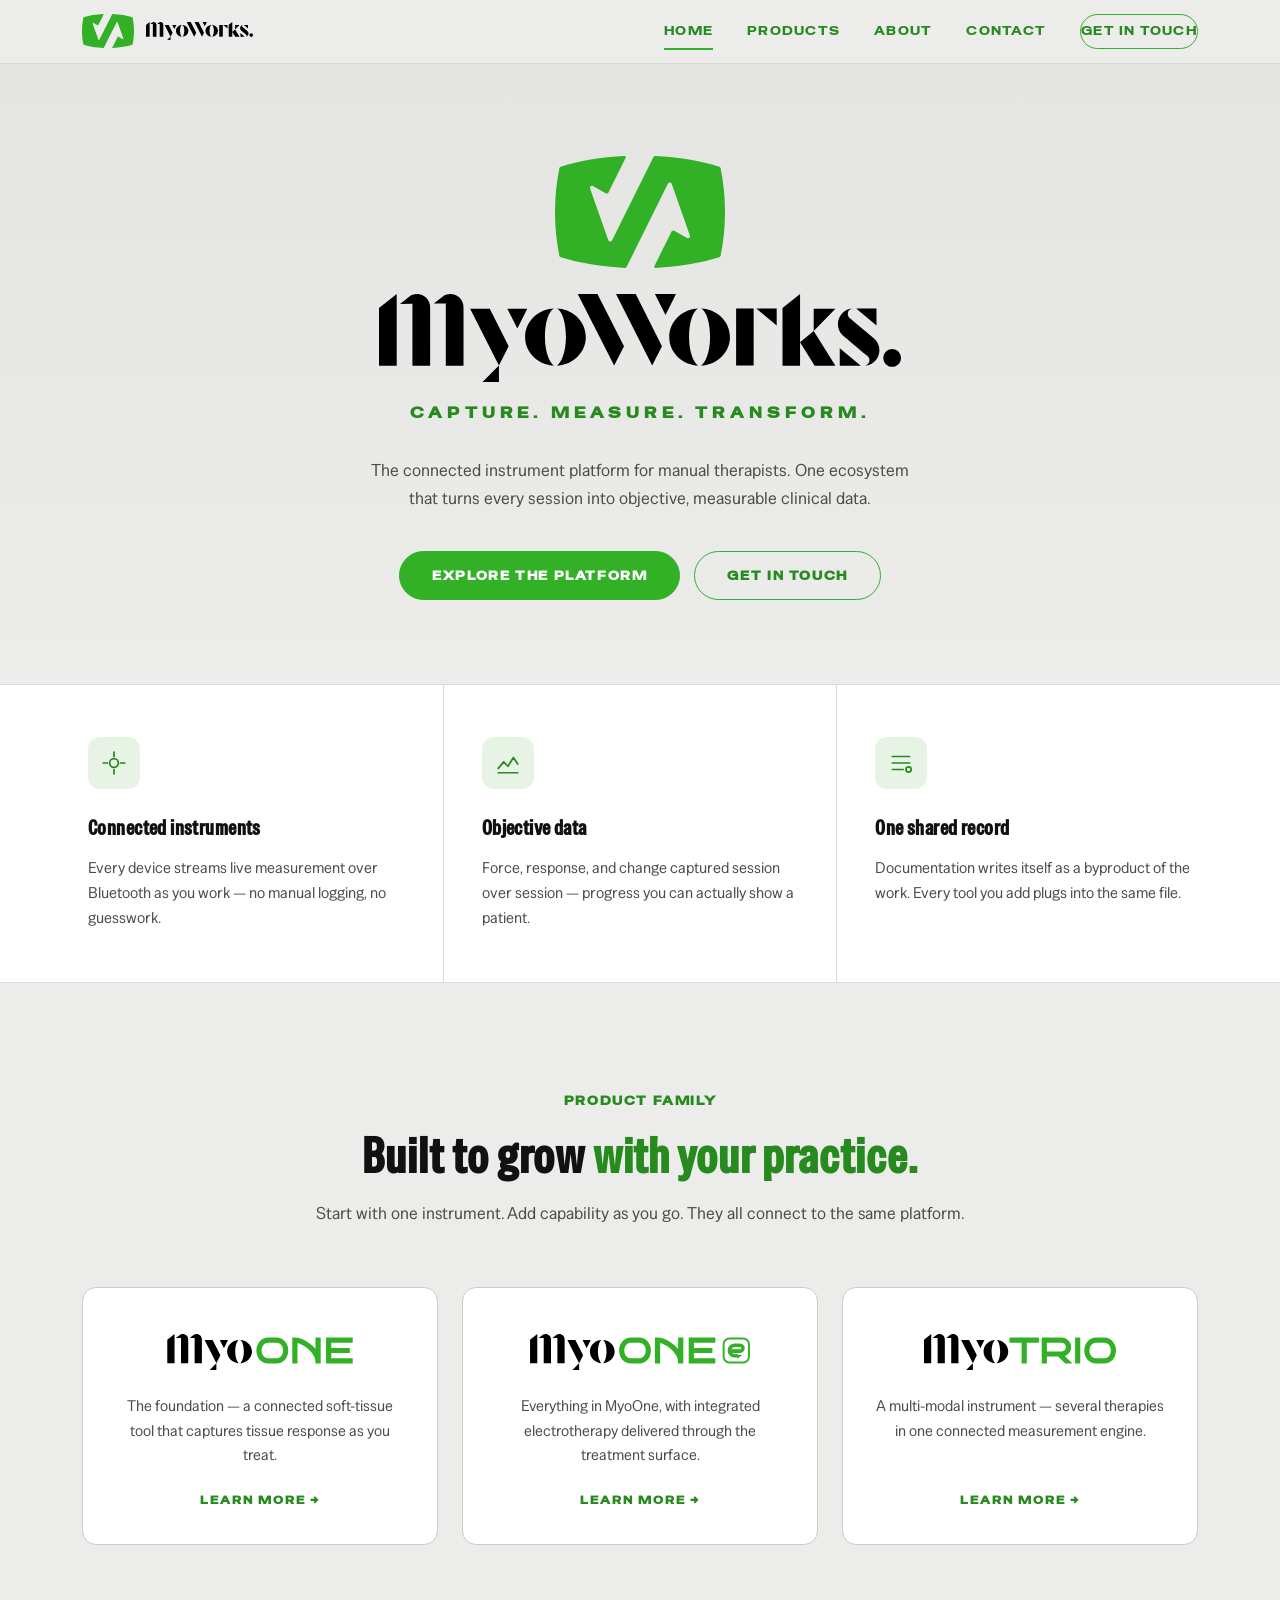
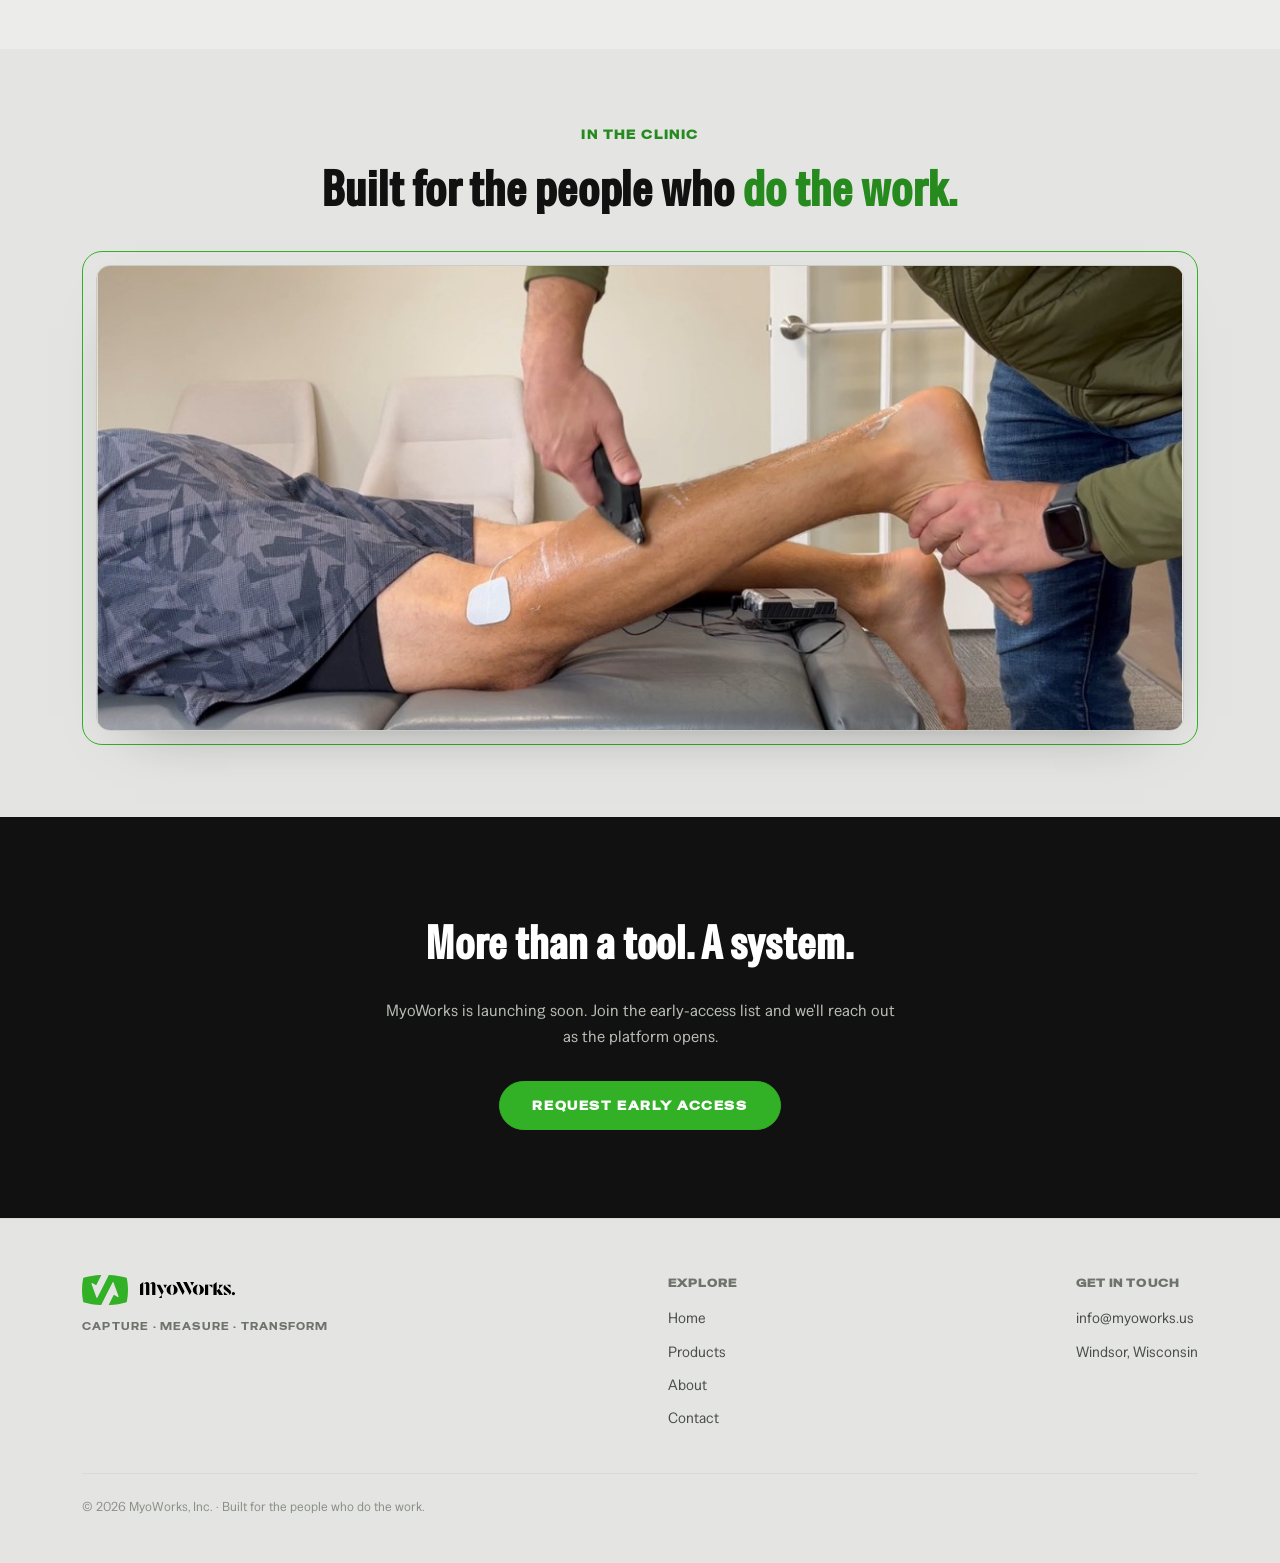
<file: index.html>
<!DOCTYPE html>
<html lang="en">
<head>
<meta charset="UTF-8">
<meta name="viewport" content="width=device-width, initial-scale=1.0">
<title>MyoWorks — Capture. Measure. Transform.</title>
<meta name="description" content="MyoWorks builds connected instruments for manual therapists — soft-tissue tools that capture objective clinical data as you treat.">
<link rel="icon" href="assets/logomark.svg">
<link rel="preconnect" href="https://fonts.googleapis.com">
<link rel="preconnect" href="https://fonts.gstatic.com" crossorigin>
<link href="https://fonts.googleapis.com/css2?family=Special+Gothic+Expanded+One&family=Special+Gothic+Condensed+One&family=Special+Gothic&family=Bruno+Ace&display=swap" rel="stylesheet">
<link rel="stylesheet" href="styles.css">
<style>
/* ---- home hero ---- */
.hero{padding:92px 0 84px;text-align:center;background:linear-gradient(180deg,var(--paper-2),var(--paper))}
.hero .emblem{height:112px;width:auto;margin:0 auto 26px}
.hero .wordmark{height:clamp(48px,9vw,88px);width:auto;margin:0 auto;max-width:760px}
.hero .tagline{margin:18px auto 0;font-family:'Special Gothic Expanded One',sans-serif;font-weight:600;font-size:clamp(.72rem,1.7vw,.95rem);letter-spacing:.34em;text-transform:uppercase;color:var(--green-dark)}
.hero p.sub{max-width:552px;margin:32px auto 0;color:var(--dim);font-size:1.06rem}
.hero .cta-row{margin-top:38px;display:flex;gap:14px;justify-content:center;flex-wrap:wrap}

/* ---- thesis strip ---- */
.thesis{border-top:1px solid var(--border);border-bottom:1px solid var(--border);background:var(--card)}
.thesis-grid{display:grid;grid-template-columns:repeat(3,1fr);gap:1px;background:var(--border)}
.thesis-cell{background:var(--card);padding:52px 38px;position:relative;transition:background .3s}
.thesis-cell:hover{background:var(--paper-2)}
.thesis-cell .ic{
  width:52px;height:52px;border-radius:12px;background:var(--green-tint);
  display:flex;align-items:center;justify-content:center;color:var(--green-dark);margin-bottom:22px;
}
.thesis-cell h3{font-family:'Special Gothic Condensed One',sans-serif;font-weight:700;font-size:1.32rem;letter-spacing:.02em;margin-bottom:11px}
.thesis-cell p{color:var(--dim);font-size:.96rem;line-height:1.6}

/* ---- product family ---- */
.fam-grid{display:grid;grid-template-columns:repeat(3,1fr);gap:24px;margin-top:8px}
.fam-card{
  background:var(--card);border:1px solid var(--border-2);border-radius:14px;
  padding:40px 32px 34px;text-align:center;transition:.3s;display:flex;flex-direction:column;
  position:relative;overflow:hidden;
}
.fam-card::before{content:"";position:absolute;top:0;left:0;right:0;height:3px;background:var(--green);transform:scaleX(0);transform-origin:left;transition:transform .35s ease}
.fam-card:hover{transform:translateY(-6px);border-color:var(--border-2);box-shadow:0 24px 48px -28px rgba(17,17,17,.35)}
.fam-card:hover::before{transform:scaleX(1)}
.fam-logo{height:36px;width:auto;margin:6px auto 24px;object-fit:contain}
.fam-card p{color:var(--dim);font-size:.95rem;flex:1;line-height:1.6}
.fam-card .more{margin-top:24px;font-family:'Special Gothic Expanded One',sans-serif;font-weight:600;font-size:.7rem;letter-spacing:.18em;text-transform:uppercase;color:var(--green-dark);transition:gap .2s}

/* ---- cta band ---- */
.ctaband{background:var(--ink);border-radius:0;text-align:center;padding:88px 0}
.ctaband h2{font-family:'Special Gothic Condensed One',sans-serif;font-weight:700;color:#fff;font-size:clamp(1.9rem,4.6vw,2.9rem);letter-spacing:.02em}
.ctaband p{color:#B7BDB3;margin-top:16px;max-width:520px;margin-left:auto;margin-right:auto}
.ctaband .btn{margin-top:30px}

@media (max-width:820px){
  .thesis-grid{grid-template-columns:1fr}
  .fam-grid{grid-template-columns:1fr}
  .hero .wordmark{max-width:88vw}
}
</style>
</head>
<body>

<!-- NAV -->
<nav class="nav">
  <div class="nav-inner">
    <a class="brand" href="index.html">
      <img class="coin" src="assets/logomark.svg" alt="MyoWorks emblem">
      <img class="wm" src="assets/wordmark.svg" alt="MyoWorks">
    </a>
    <button class="nav-toggle" aria-label="Menu"><svg width="26" height="26" viewBox="0 0 24 24" fill="none" stroke="currentColor" stroke-width="2" stroke-linecap="round"><line x1="3" y1="7" x2="21" y2="7"/><line x1="3" y1="12" x2="21" y2="12"/><line x1="3" y1="17" x2="21" y2="17"/></svg></button>
    <div class="nav-links">
      <a href="index.html" class="active">Home</a>
      <a href="products.html">Products</a>
      <a href="about.html">About</a>
      <a href="contact.html">Contact</a>
      <a href="contact.html" class="nav-cta">Get in touch</a>
    </div>
  </div>
</nav>

<!-- HERO -->
<header class="hero">
  <div class="wrap">
    <img class="emblem" src="assets/logomark.svg" alt="MyoWorks emblem">
    <img class="wordmark" src="assets/wordmark.svg" alt="MYOWORKS">
    <p class="tagline">Capture. Measure. Transform.</p>
    <p class="sub">The connected instrument platform for manual therapists. One ecosystem that turns every session into objective, measurable clinical data.</p>
    <div class="cta-row">
      <a href="products.html" class="btn btn-primary">Explore the platform</a>
      <a href="contact.html" class="btn btn-ghost">Get in touch</a>
    </div>
  </div>
</header>

<!-- THESIS -->
<section class="thesis">
  <div class="wrap" style="padding:0">
    <div class="thesis-grid">
      <div class="thesis-cell reveal">
        <div class="ic"><svg width="26" height="26" viewBox="0 0 24 24" fill="none" stroke="currentColor" stroke-width="1.6" stroke-linecap="round" stroke-linejoin="round"><path d="M12 2v4M12 18v4M2 12h4M18 12h4"/><circle cx="12" cy="12" r="4"/></svg></div>
        <h3>Connected instruments</h3>
        <p>Every device streams live measurement over Bluetooth as you work — no manual logging, no guesswork.</p>
      </div>
      <div class="thesis-cell reveal">
        <div class="ic"><svg width="26" height="26" viewBox="0 0 24 24" fill="none" stroke="currentColor" stroke-width="1.6" stroke-linecap="round" stroke-linejoin="round"><path d="M3 17l5-6 4 4 5-8 4 6"/><path d="M3 21h18"/></svg></div>
        <h3>Objective data</h3>
        <p>Force, response, and change captured session over session — progress you can actually show a patient.</p>
      </div>
      <div class="thesis-cell reveal">
        <div class="ic"><svg width="26" height="26" viewBox="0 0 24 24" fill="none" stroke="currentColor" stroke-width="1.6" stroke-linecap="round" stroke-linejoin="round"><path d="M4 6h16M4 12h16M4 18h10"/><circle cx="19" cy="18" r="2.4"/></svg></div>
        <h3>One shared record</h3>
        <p>Documentation writes itself as a byproduct of the work. Every tool you add plugs into the same file.</p>
      </div>
    </div>
  </div>
</section>

<!-- PRODUCT FAMILY -->
<section class="block">
  <div class="wrap">
    <div class="section-head reveal">
      <span class="eyebrow">Product Family</span>
      <h2>Built to grow <em>with your practice.</em></h2>
      <p>Start with one instrument. Add capability as you go. They all connect to the same platform.</p>
    </div>
    <div class="fam-grid">
      <a href="products.html#myoone" class="fam-card reveal">
        <img class="fam-logo" src="assets/product-one.svg" alt="MyoOne">
        <p>The foundation — a connected soft-tissue tool that captures tissue response as you treat.</p>
        <span class="more">Learn more →</span>
      </a>
      <a href="products.html#myoone-e" class="fam-card reveal">
        <img class="fam-logo" src="assets/product-one-e.svg" alt="MyoOne E">
        <p>Everything in MyoOne, with integrated electrotherapy delivered through the treatment surface.</p>
        <span class="more">Learn more →</span>
      </a>
      <a href="products.html#myotrio" class="fam-card reveal">
        <img class="fam-logo" src="assets/product-trio.svg" alt="MyoTrio">
        <p>A multi-modal instrument — several therapies in one connected measurement engine.</p>
        <span class="more">Learn more →</span>
      </a>
    </div>
  </div>
</section>

<!-- IN THE CLINIC -->
<section class="block alt tight">
  <div class="wrap">
    <div class="section-head reveal" style="margin-bottom:36px">
      <span class="eyebrow">In The Clinic</span>
      <h2>Built for the people who <em>do the work.</em></h2>
    </div>
    <div class="framed reveal">
      <div class="band-slot">
        <img src="assets/photo_clinic.jpg" alt="Clinician treating a patient with a MyoWorks instrument in a clinic">
      </div>
    </div>
  </div>
</section>

<!-- CTA BAND -->
<section class="ctaband">
  <div class="wrap">
    <h2>More than a tool. A system.</h2>
    <p>MyoWorks is launching soon. Join the early-access list and we'll reach out as the platform opens.</p>
    <a href="contact.html" class="btn btn-primary">Request early access</a>
  </div>
</section>

<!-- FOOTER -->
<footer>
  <div class="wrap">
    <div class="foot-grid">
      <div class="foot-col">
        <div class="foot-brand">
          <img class="coin" src="assets/logomark.svg" alt="">
          <img class="wm" src="assets/wordmark.svg" alt="MyoWorks">
        </div>
        <div class="foot-tag">Capture · Measure · Transform</div>
      </div>
      <div class="foot-col">
        <h4>Explore</h4>
        <a href="index.html">Home</a>
        <a href="products.html">Products</a>
        <a href="about.html">About</a>
        <a href="contact.html">Contact</a>
      </div>
      <div class="foot-col">
        <h4>Get in touch</h4>
        <a href="mailto:info@myoworks.us">info@myoworks.us</a>
        <p>Windsor, Wisconsin</p>
      </div>
    </div>
    <div class="foot-meta">© 2026 MyoWorks, Inc. · Built for the people who do the work.</div>
  </div>
</footer>

<script src="script.js"></script>
</body>
</html>
</file>
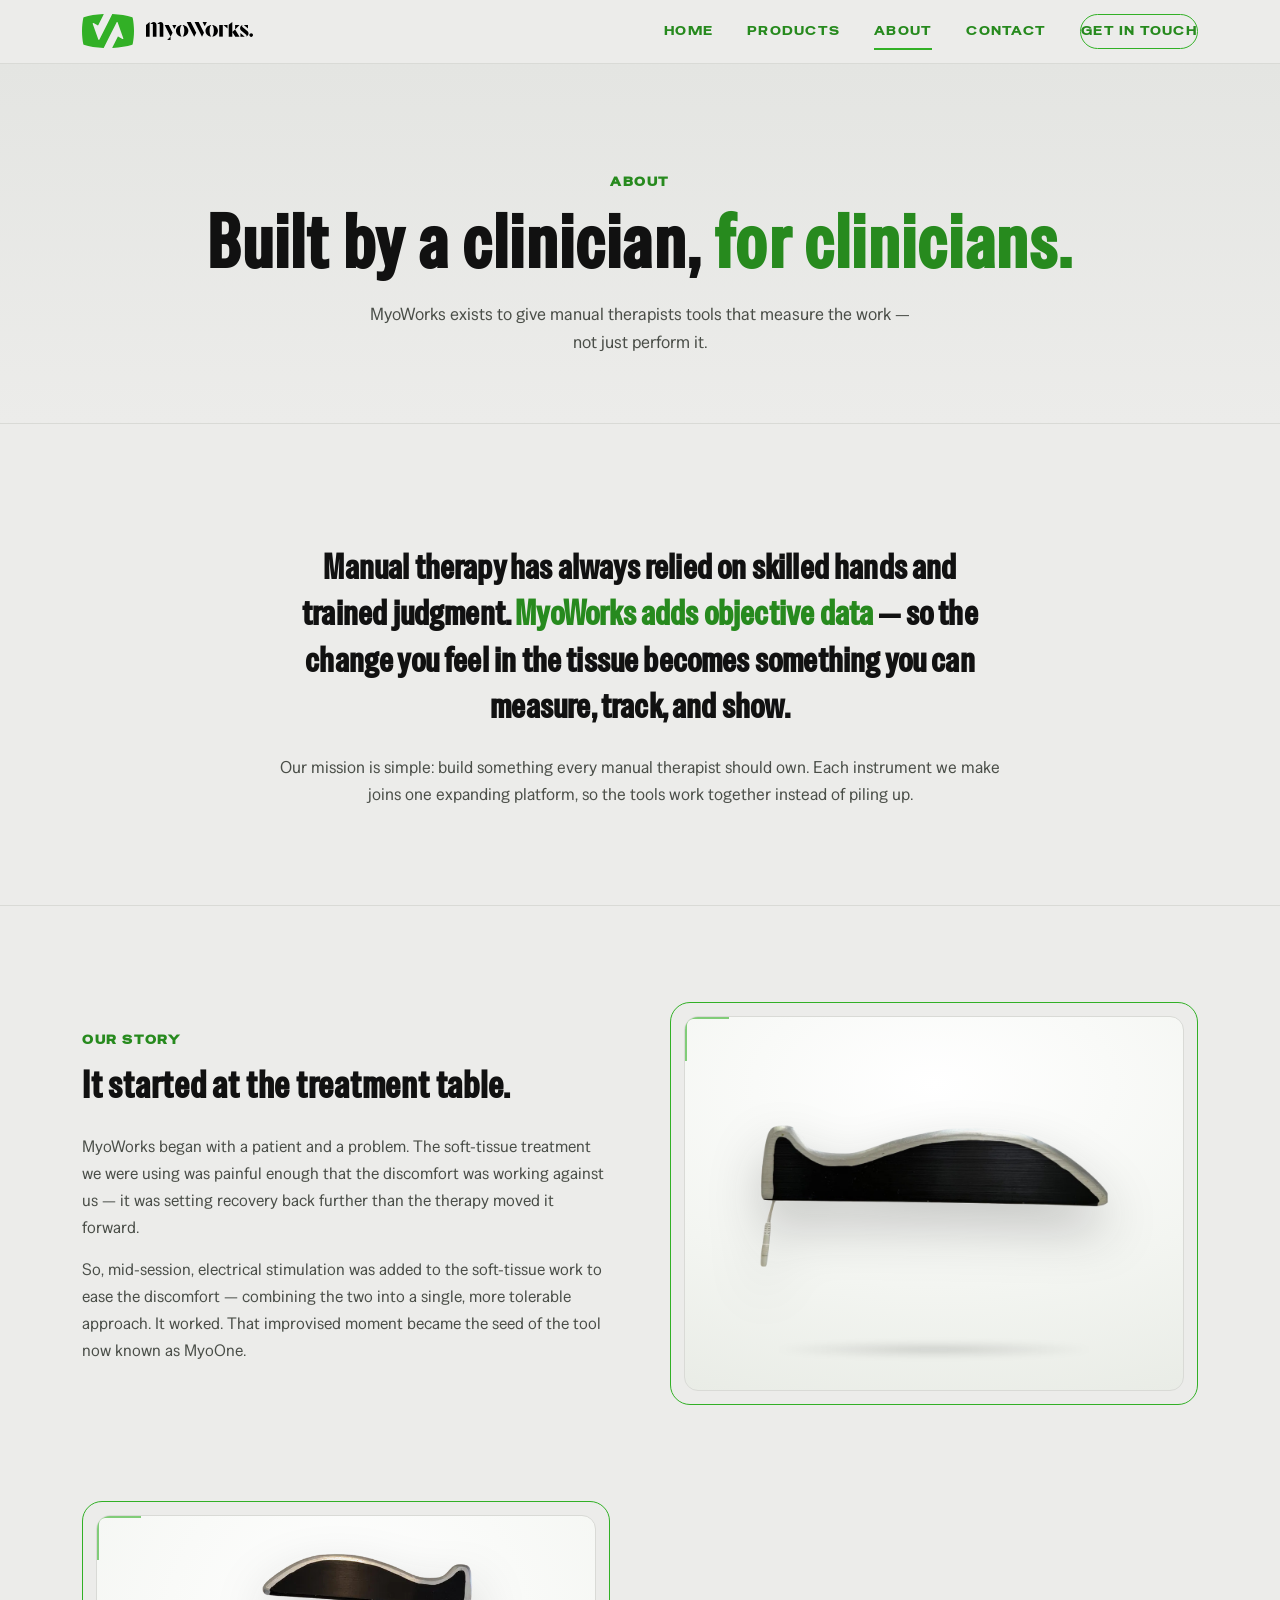
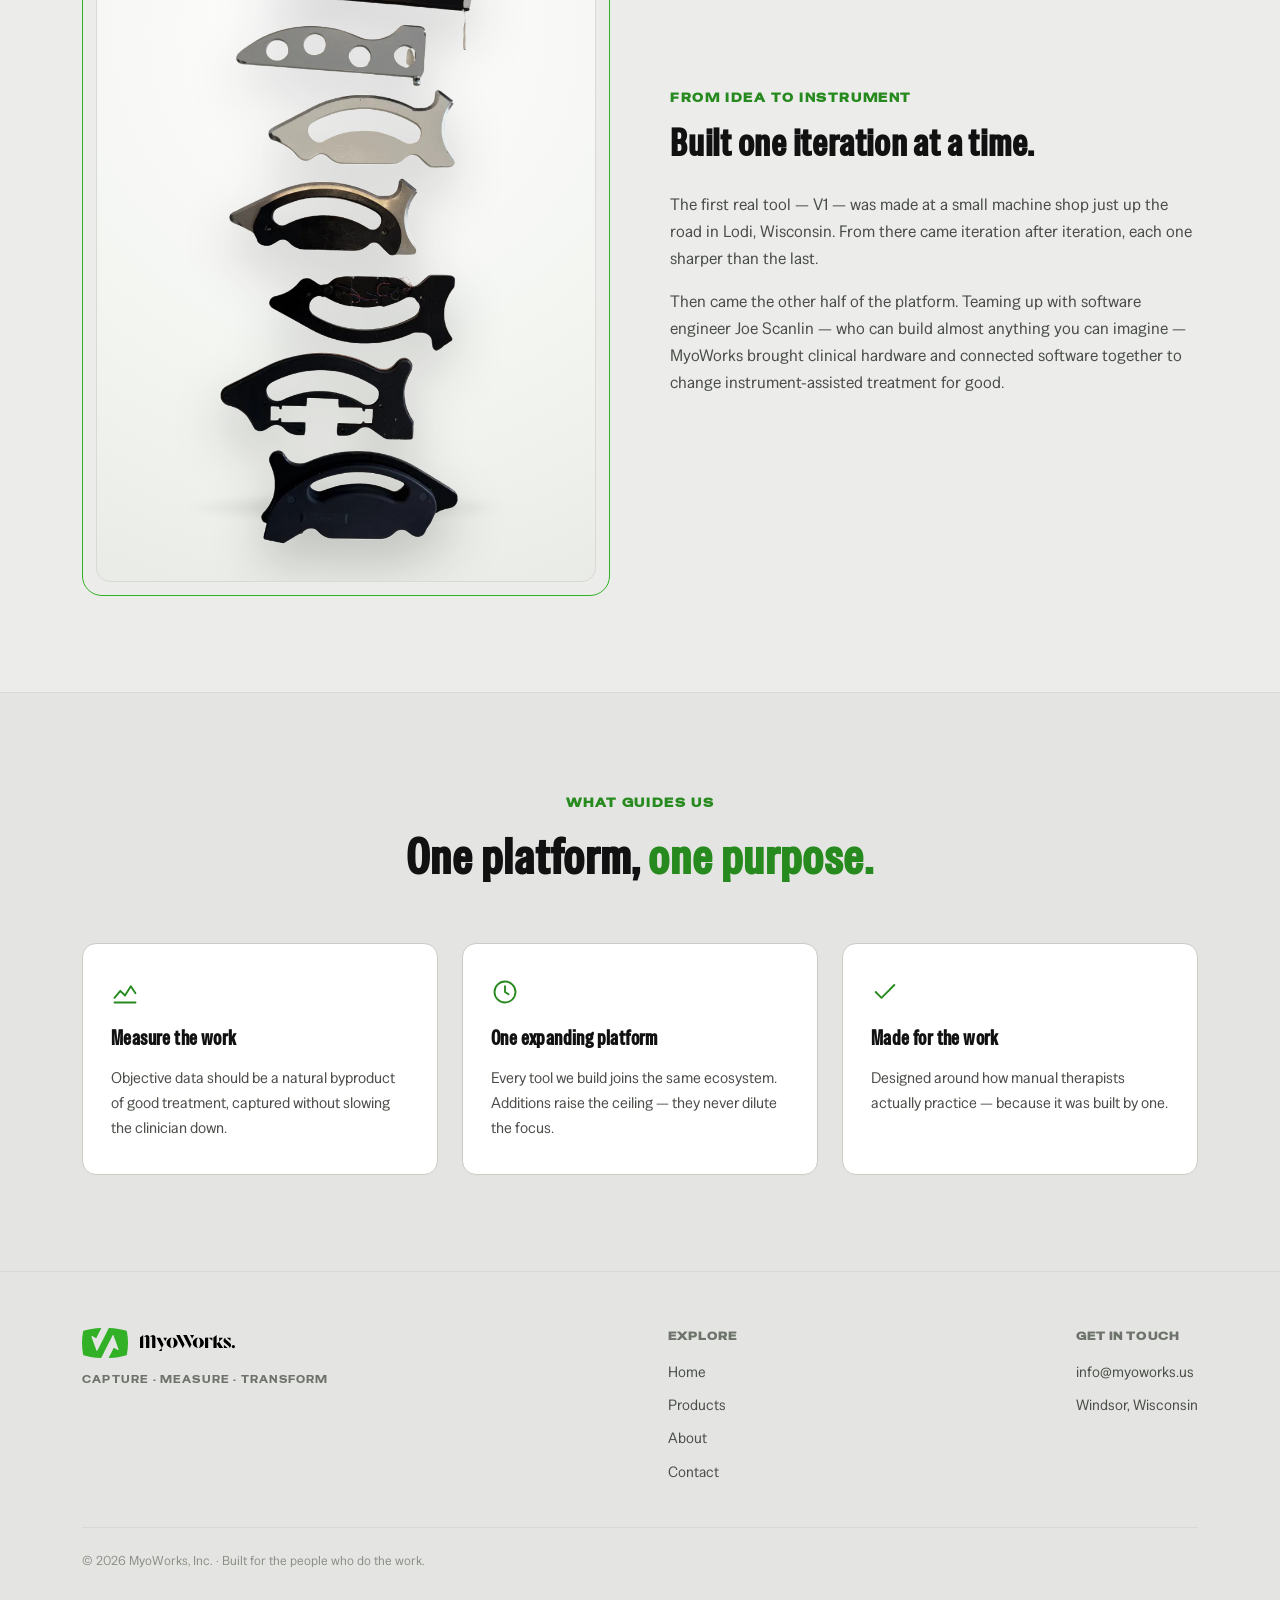
<file: about.html>
<!DOCTYPE html>
<html lang="en">
<head>
<meta charset="UTF-8">
<meta name="viewport" content="width=device-width, initial-scale=1.0">
<title>About — MyoWorks</title>
<meta name="description" content="MyoWorks builds connected instruments for manual therapists, founded on a decade of clinical experience.">
<link rel="icon" href="assets/logomark.svg">
<link rel="preconnect" href="https://fonts.googleapis.com">
<link rel="preconnect" href="https://fonts.gstatic.com" crossorigin>
<link href="https://fonts.googleapis.com/css2?family=Special+Gothic+Expanded+One&family=Special+Gothic+Condensed+One&family=Special+Gothic&family=Bruno+Ace&display=swap" rel="stylesheet">
<link rel="stylesheet" href="styles.css">
<style>
.mission{padding:96px 0;border-bottom:1px solid var(--border)}
.mission-inner{max-width:720px;margin:0 auto;text-align:center}
.mission-inner .big{font-family:'Special Gothic Condensed One',sans-serif;font-weight:600;font-size:clamp(1.5rem,3.6vw,2.2rem);line-height:1.32;letter-spacing:.005em;color:var(--ink)}
.mission-inner .big em{font-style:normal;color:var(--green-dark)}
.mission-inner p{color:var(--dim);font-size:1.05rem;margin-top:24px}

.story{padding:96px 0}
.story-grid{display:grid;grid-template-columns:1fr 1fr;gap:60px;align-items:center}
.story-copy h2{font-family:'Special Gothic Condensed One',sans-serif;font-weight:700;font-size:clamp(1.7rem,4vw,2.4rem);letter-spacing:.02em;margin-bottom:18px}
.story-copy p{color:var(--dim);font-size:1.02rem;margin-bottom:16px}
.pillars{padding:96px 0;background:var(--paper-2);border-top:1px solid var(--border)}
.pillars-grid{display:grid;grid-template-columns:repeat(3,1fr);gap:24px;margin-top:8px}
.pillar{background:var(--card);border:1px solid var(--border-2);border-radius:14px;padding:34px 28px}
.pillar .ic{color:var(--green-dark);margin-bottom:16px}
.pillar h3{font-family:'Special Gothic Condensed One',sans-serif;font-weight:700;font-size:1.25rem;letter-spacing:.02em;margin-bottom:10px}
.pillar p{color:var(--dim);font-size:.95rem}
.note{max-width:620px;margin:36px auto 0;text-align:center;color:var(--muted);font-size:.9rem;font-style:italic}
@media (max-width:820px){.story-grid,.pillars-grid{grid-template-columns:1fr;gap:32px}}
</style>
</head>
<body>

<!-- NAV -->
<nav class="nav">
  <div class="nav-inner">
    <a class="brand" href="index.html">
      <img class="coin" src="assets/logomark.svg" alt="MyoWorks emblem">
      <img class="wm" src="assets/wordmark.svg" alt="MyoWorks">
    </a>
    <button class="nav-toggle" aria-label="Menu"><svg width="26" height="26" viewBox="0 0 24 24" fill="none" stroke="currentColor" stroke-width="2" stroke-linecap="round"><line x1="3" y1="7" x2="21" y2="7"/><line x1="3" y1="12" x2="21" y2="12"/><line x1="3" y1="17" x2="21" y2="17"/></svg></button>
    <div class="nav-links">
      <a href="index.html">Home</a>
      <a href="products.html">Products</a>
      <a href="about.html" class="active">About</a>
      <a href="contact.html">Contact</a>
      <a href="contact.html" class="nav-cta">Get in touch</a>
    </div>
  </div>
</nav>

<!-- PAGE HERO -->
<header class="phero">
  <div class="wrap">
    <span class="eyebrow">About</span>
    <h1>Built by a clinician, <em>for clinicians.</em></h1>
    <p>MyoWorks exists to give manual therapists tools that measure the work — not just perform it.</p>
  </div>
</header>

<!-- MISSION -->
<section class="mission">
  <div class="wrap">
    <div class="mission-inner reveal">
      <p class="big">Manual therapy has always relied on skilled hands and trained judgment. <em>MyoWorks adds objective data</em> — so the change you feel in the tissue becomes something you can measure, track, and show.</p>
      <p>Our mission is simple: build something every manual therapist should own. Each instrument we make joins one expanding platform, so the tools work together instead of piling up.</p>
    </div>
  </div>
</section>

<!-- STORY -->
<section class="story">
  <div class="wrap">
    <div class="story-grid">
      <div class="story-copy reveal">
        <span class="eyebrow">Our Story</span>
        <h2>It started at the treatment table.</h2>
        <p>MyoWorks began with a patient and a problem. The soft-tissue treatment we were using was painful enough that the discomfort was working against us — it was setting recovery back further than the therapy moved it forward.</p>
        <p>So, mid-session, electrical stimulation was added to the soft-tissue work to ease the discomfort — combining the two into a single, more tolerable approach. It worked. That improvised moment became the seed of the tool now known as MyoOne.</p>
      </div>
      <div class="framed reveal">
        <div class="img-slot product">
          <img src="assets/photo_first_blade.png" alt="One of the earliest MyoWorks prototypes — a hand-finished blade with its electrode lead">
        </div>
      </div>
    </div>
  </div>
</section>

<!-- STORY PART 2 -->
<section class="story" style="padding-top:0">
  <div class="wrap">
    <div class="story-grid">
      <!-- V1 / iteration lineage photo -->
      <div class="framed reveal">
        <div class="img-slot product" style="aspect-ratio:3/4">
          <img src="assets/photo_iterations.png" alt="The evolution of MyoWorks, from the first raw prototype at top to the finished MyoOne at bottom" style="padding:6% 8%">
        </div>
      </div>
      <div class="story-copy reveal">
        <span class="eyebrow">From Idea To Instrument</span>
        <h2>Built one iteration at a time.</h2>
        <p>The first real tool — V1 — was made at a small machine shop just up the road in Lodi, Wisconsin. From there came iteration after iteration, each one sharper than the last.</p>
        <p>Then came the other half of the platform. Teaming up with software engineer Joe Scanlin — who can build almost anything you can imagine — MyoWorks brought clinical hardware and connected software together to change instrument-assisted treatment for good.</p>
      </div>
    </div>
  </div>
</section>

<!-- PILLARS -->
<section class="pillars">
  <div class="wrap">
    <div class="section-head reveal">
      <span class="eyebrow">What Guides Us</span>
      <h2>One platform, <em>one purpose.</em></h2>
    </div>
    <div class="pillars-grid">
      <div class="pillar reveal">
        <div class="ic"><svg width="28" height="28" viewBox="0 0 24 24" fill="none" stroke="currentColor" stroke-width="1.6" stroke-linecap="round" stroke-linejoin="round"><path d="M3 17l5-6 4 4 5-8 4 6"/><path d="M3 21h18"/></svg></div>
        <h3>Measure the work</h3>
        <p>Objective data should be a natural byproduct of good treatment, captured without slowing the clinician down.</p>
      </div>
      <div class="pillar reveal">
        <div class="ic"><svg width="28" height="28" viewBox="0 0 24 24" fill="none" stroke="currentColor" stroke-width="1.6" stroke-linecap="round" stroke-linejoin="round"><circle cx="12" cy="12" r="9"/><path d="M12 7v5l3 2"/></svg></div>
        <h3>One expanding platform</h3>
        <p>Every tool we build joins the same ecosystem. Additions raise the ceiling — they never dilute the focus.</p>
      </div>
      <div class="pillar reveal">
        <div class="ic"><svg width="28" height="28" viewBox="0 0 24 24" fill="none" stroke="currentColor" stroke-width="1.6" stroke-linecap="round" stroke-linejoin="round"><path d="M20 6L9 17l-5-5"/></svg></div>
        <h3>Made for the work</h3>
        <p>Designed around how manual therapists actually practice — because it was built by one.</p>
      </div>
    </div>
  </div>
</section>

<!-- FOOTER -->
<footer>
  <div class="wrap">
    <div class="foot-grid">
      <div class="foot-col">
        <div class="foot-brand">
          <img class="coin" src="assets/logomark.svg" alt="">
          <img class="wm" src="assets/wordmark.svg" alt="MyoWorks">
        </div>
        <div class="foot-tag">Capture · Measure · Transform</div>
      </div>
      <div class="foot-col">
        <h4>Explore</h4>
        <a href="index.html">Home</a>
        <a href="products.html">Products</a>
        <a href="about.html">About</a>
        <a href="contact.html">Contact</a>
      </div>
      <div class="foot-col">
        <h4>Get in touch</h4>
        <a href="mailto:info@myoworks.us">info@myoworks.us</a>
        <p>Windsor, Wisconsin</p>
      </div>
    </div>
    <div class="foot-meta">© 2026 MyoWorks, Inc. · Built for the people who do the work.</div>
  </div>
</footer>

<script src="script.js"></script>
</body>
</html>
</file>
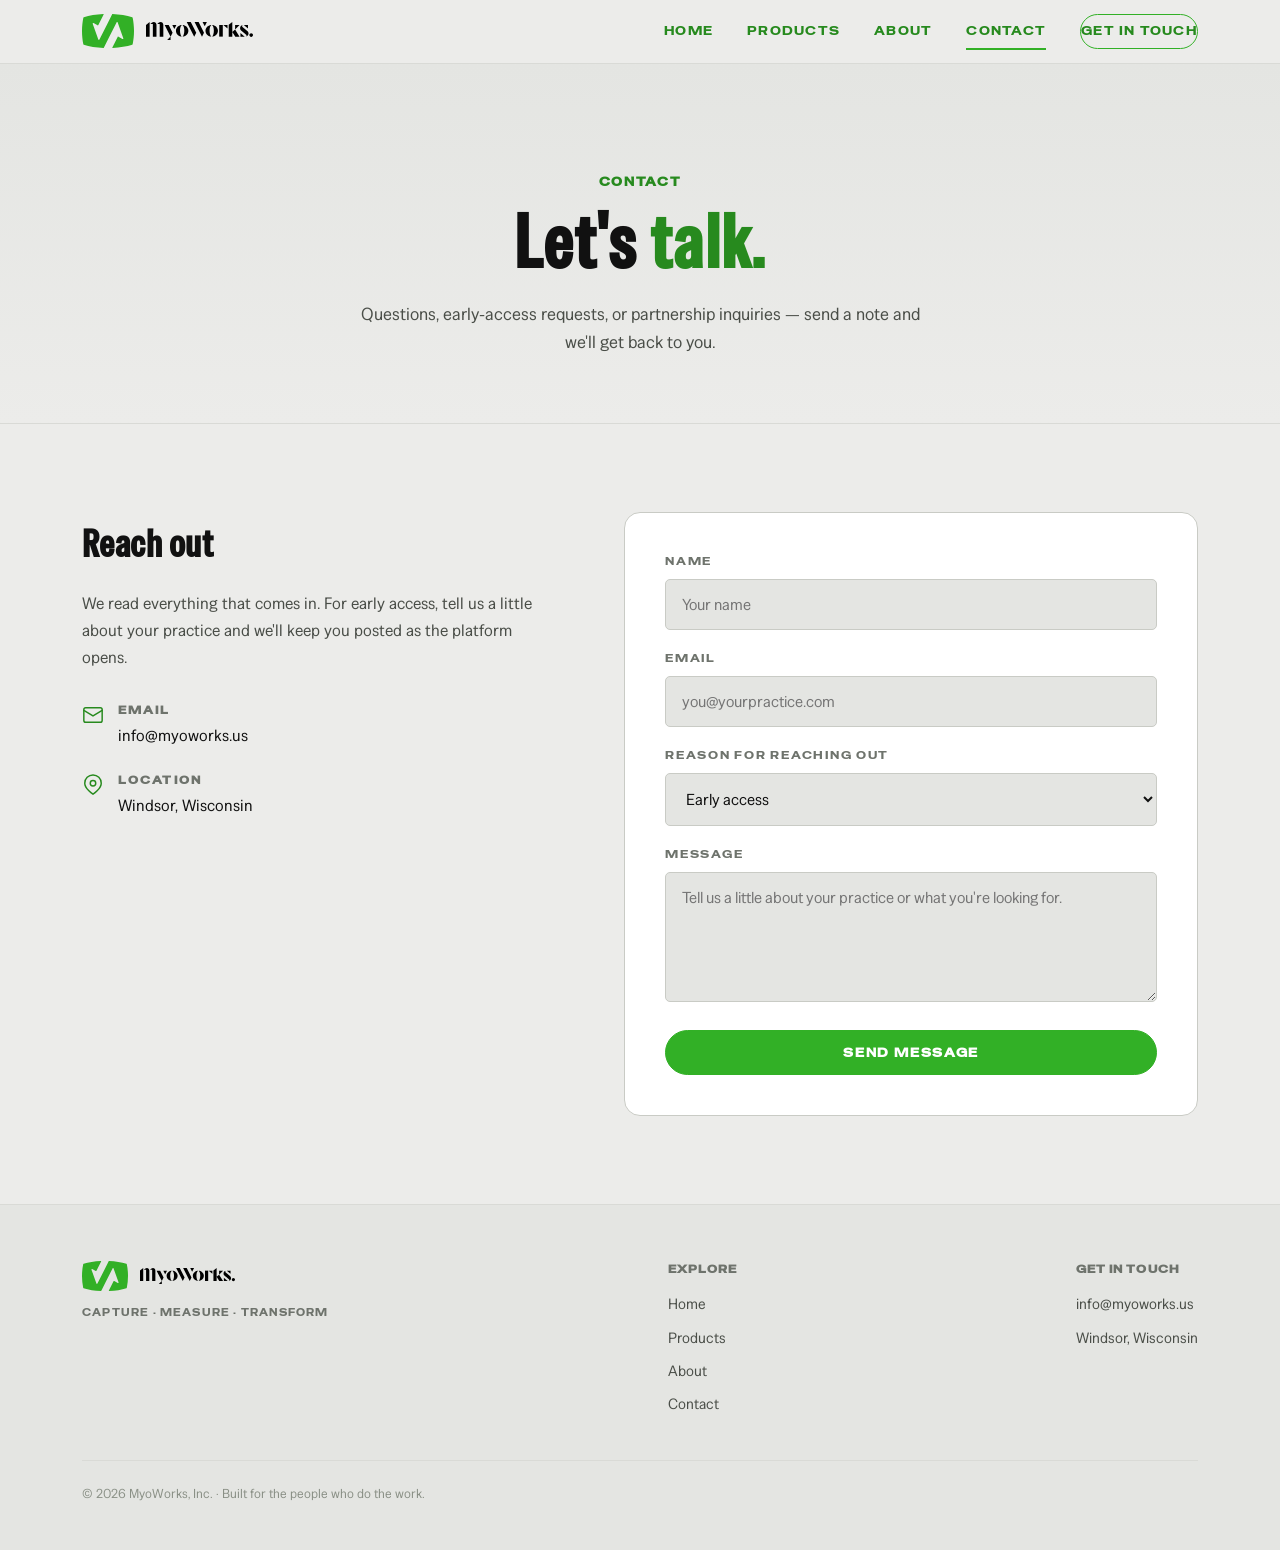
<file: contact.html>
<!DOCTYPE html>
<html lang="en">
<head>
<meta charset="UTF-8">
<meta name="viewport" content="width=device-width, initial-scale=1.0">
<title>Contact — MyoWorks</title>
<meta name="description" content="Get in touch with MyoWorks — questions, early access, and partnership inquiries.">
<link rel="icon" href="assets/logomark.svg">
<link rel="preconnect" href="https://fonts.googleapis.com">
<link rel="preconnect" href="https://fonts.gstatic.com" crossorigin>
<link href="https://fonts.googleapis.com/css2?family=Special+Gothic+Expanded+One&family=Special+Gothic+Condensed+One&family=Special+Gothic&family=Bruno+Ace&display=swap" rel="stylesheet">
<link rel="stylesheet" href="styles.css">
<style>
.contact{padding:88px 0}
.contact-grid{display:grid;grid-template-columns:1fr 1.2fr;gap:64px;align-items:start}
.contact-info h2{font-family:'Special Gothic Condensed One',sans-serif;font-weight:700;font-size:clamp(1.7rem,4vw,2.4rem);letter-spacing:.02em;margin-bottom:16px}
.contact-info p{color:var(--dim);font-size:1.02rem;margin-bottom:30px}
.info-row{display:flex;gap:14px;align-items:flex-start;margin-bottom:22px}
.info-row .ic{color:var(--green-dark);flex:0 0 auto;margin-top:2px}
.info-row h4{font-family:'Special Gothic Expanded One',sans-serif;font-size:.66rem;letter-spacing:.2em;text-transform:uppercase;color:var(--muted);margin-bottom:4px}
.info-row a,.info-row span{color:var(--ink);font-size:1rem}
.info-row a:hover{color:var(--green-dark)}

.form-card{background:var(--card);border:1px solid var(--border-2);border-radius:16px;padding:40px}
.field{margin-bottom:20px}
.field label{display:block;font-family:'Special Gothic Expanded One',sans-serif;font-size:.68rem;letter-spacing:.16em;text-transform:uppercase;color:var(--muted);margin-bottom:8px}
.field input,.field textarea,.field select{
  width:100%;background:var(--paper-2);border:1px solid var(--border-2);border-radius:5px;
  color:var(--ink);font-family:'Special Gothic',sans-serif;font-size:.98rem;padding:14px 16px;transition:.2s;
}
.field textarea{min-height:130px;resize:vertical}
.field input:focus,.field textarea:focus,.field select:focus{outline:none;border-color:var(--green);box-shadow:0 0 0 3px rgba(50,176,38,.13);background:var(--paper)}
.form-msg{margin-top:16px;font-family:'Special Gothic Expanded One',sans-serif;font-weight:600;letter-spacing:.04em;font-size:.9rem;display:none}
.form-msg.show{display:block}
.form-msg.ok{color:var(--green-dark)}
.form-msg.err{color:#C0392B}
@media (max-width:820px){.contact-grid{grid-template-columns:1fr;gap:40px}.form-card{padding:28px}}
</style>
</head>
<body>

<!-- NAV -->
<nav class="nav">
  <div class="nav-inner">
    <a class="brand" href="index.html">
      <img class="coin" src="assets/logomark.svg" alt="MyoWorks emblem">
      <img class="wm" src="assets/wordmark.svg" alt="MyoWorks">
    </a>
    <button class="nav-toggle" aria-label="Menu"><svg width="26" height="26" viewBox="0 0 24 24" fill="none" stroke="currentColor" stroke-width="2" stroke-linecap="round"><line x1="3" y1="7" x2="21" y2="7"/><line x1="3" y1="12" x2="21" y2="12"/><line x1="3" y1="17" x2="21" y2="17"/></svg></button>
    <div class="nav-links">
      <a href="index.html">Home</a>
      <a href="products.html">Products</a>
      <a href="about.html">About</a>
      <a href="contact.html" class="active">Contact</a>
      <a href="contact.html" class="nav-cta">Get in touch</a>
    </div>
  </div>
</nav>

<!-- PAGE HERO -->
<header class="phero">
  <div class="wrap">
    <span class="eyebrow">Contact</span>
    <h1>Let's <em>talk.</em></h1>
    <p>Questions, early-access requests, or partnership inquiries — send a note and we'll get back to you.</p>
  </div>
</header>

<!-- CONTACT -->
<section class="contact">
  <div class="wrap">
    <div class="contact-grid">
      <div class="contact-info reveal">
        <h2>Reach out</h2>
        <p>We read everything that comes in. For early access, tell us a little about your practice and we'll keep you posted as the platform opens.</p>
        <div class="info-row">
          <span class="ic"><svg width="22" height="22" viewBox="0 0 24 24" fill="none" stroke="currentColor" stroke-width="1.6" stroke-linecap="round" stroke-linejoin="round"><rect x="2" y="4" width="20" height="16" rx="2"/><path d="M22 7l-10 6L2 7"/></svg></span>
          <div><h4>Email</h4><a href="mailto:info@myoworks.us">info@myoworks.us</a></div>
        </div>
        <div class="info-row">
          <span class="ic"><svg width="22" height="22" viewBox="0 0 24 24" fill="none" stroke="currentColor" stroke-width="1.6" stroke-linecap="round" stroke-linejoin="round"><path d="M21 10c0 6-9 12-9 12s-9-6-9-12a9 9 0 0 1 18 0z"/><circle cx="12" cy="10" r="3"/></svg></span>
          <div><h4>Location</h4><span>Windsor, Wisconsin</span></div>
        </div>
      </div>

      <div class="form-card reveal">
        <div class="field">
          <label for="name">Name</label>
          <input type="text" id="name" placeholder="Your name">
        </div>
        <div class="field">
          <label for="email">Email</label>
          <input type="email" id="email" placeholder="you@yourpractice.com">
        </div>
        <div class="field">
          <label for="topic">Reason for reaching out</label>
          <select id="topic">
            <option>Early access</option>
            <option>Product question</option>
            <option>Partnership / distribution</option>
            <option>Something else</option>
          </select>
        </div>
        <div class="field">
          <label for="message">Message</label>
          <textarea id="message" placeholder="Tell us a little about your practice or what you're looking for."></textarea>
        </div>
        <button class="btn btn-primary" id="sendBtn" style="width:100%">Send message</button>
        <div class="form-msg" id="formMsg"></div>
      </div>
    </div>
  </div>
</section>

<!-- FOOTER -->
<footer>
  <div class="wrap">
    <div class="foot-grid">
      <div class="foot-col">
        <div class="foot-brand">
          <img class="coin" src="assets/logomark.svg" alt="">
          <img class="wm" src="assets/wordmark.svg" alt="MyoWorks">
        </div>
        <div class="foot-tag">Capture · Measure · Transform</div>
      </div>
      <div class="foot-col">
        <h4>Explore</h4>
        <a href="index.html">Home</a>
        <a href="products.html">Products</a>
        <a href="about.html">About</a>
        <a href="contact.html">Contact</a>
      </div>
      <div class="foot-col">
        <h4>Get in touch</h4>
        <a href="mailto:info@myoworks.us">info@myoworks.us</a>
        <p>Windsor, Wisconsin</p>
      </div>
    </div>
    <div class="foot-meta">© 2026 MyoWorks, Inc. · Built for the people who do the work.</div>
  </div>
</footer>

<script src="script.js"></script>
<script>
// ── Contact form → Formspree ──────────────────────────────
const FORMSPREE_ENDPOINT = "https://formspree.io/f/xbdnypzz";
const sendBtn=document.getElementById('sendBtn');
const msg=document.getElementById('formMsg');
const f={name:document.getElementById('name'),email:document.getElementById('email'),
         topic:document.getElementById('topic'),message:document.getElementById('message')};

function show(type,text){msg.className='form-msg show '+type;msg.textContent=text;}

sendBtn.addEventListener('click',async ()=>{
  const email=f.email.value.trim();
  if(!email||!/^[^\s@]+@[^\s@]+\.[^\s@]+$/.test(email)){
    f.email.focus();f.email.style.borderColor='#C0392B';show('err','Please enter a valid email so we can reply.');return;
  }
  f.email.style.borderColor='';
  sendBtn.disabled=true;const label=sendBtn.textContent;sendBtn.textContent='Sending…';
  try{
    const res=await fetch(FORMSPREE_ENDPOINT,{
      method:'POST',headers:{'Accept':'application/json'},
      body:JSON.stringify({
        name:f.name.value.trim(),
        email:email,
        topic:f.topic.value,
        message:f.message.value.trim(),
        _subject:'New MyoWorks contact: '+f.topic.value
      })
    });
    if(res.ok){
      show('ok','Thanks — your message is on its way. We\u2019ll be in touch soon.');
      f.name.value='';f.email.value='';f.message.value='';
    }else{show('err','Something went wrong. Please email info@myoworks.us directly.');}
  }catch(e){show('err','Network error. Please email info@myoworks.us directly.');}
  finally{sendBtn.disabled=false;sendBtn.textContent=label;}
});
</script>
</body>
</html>
</file>
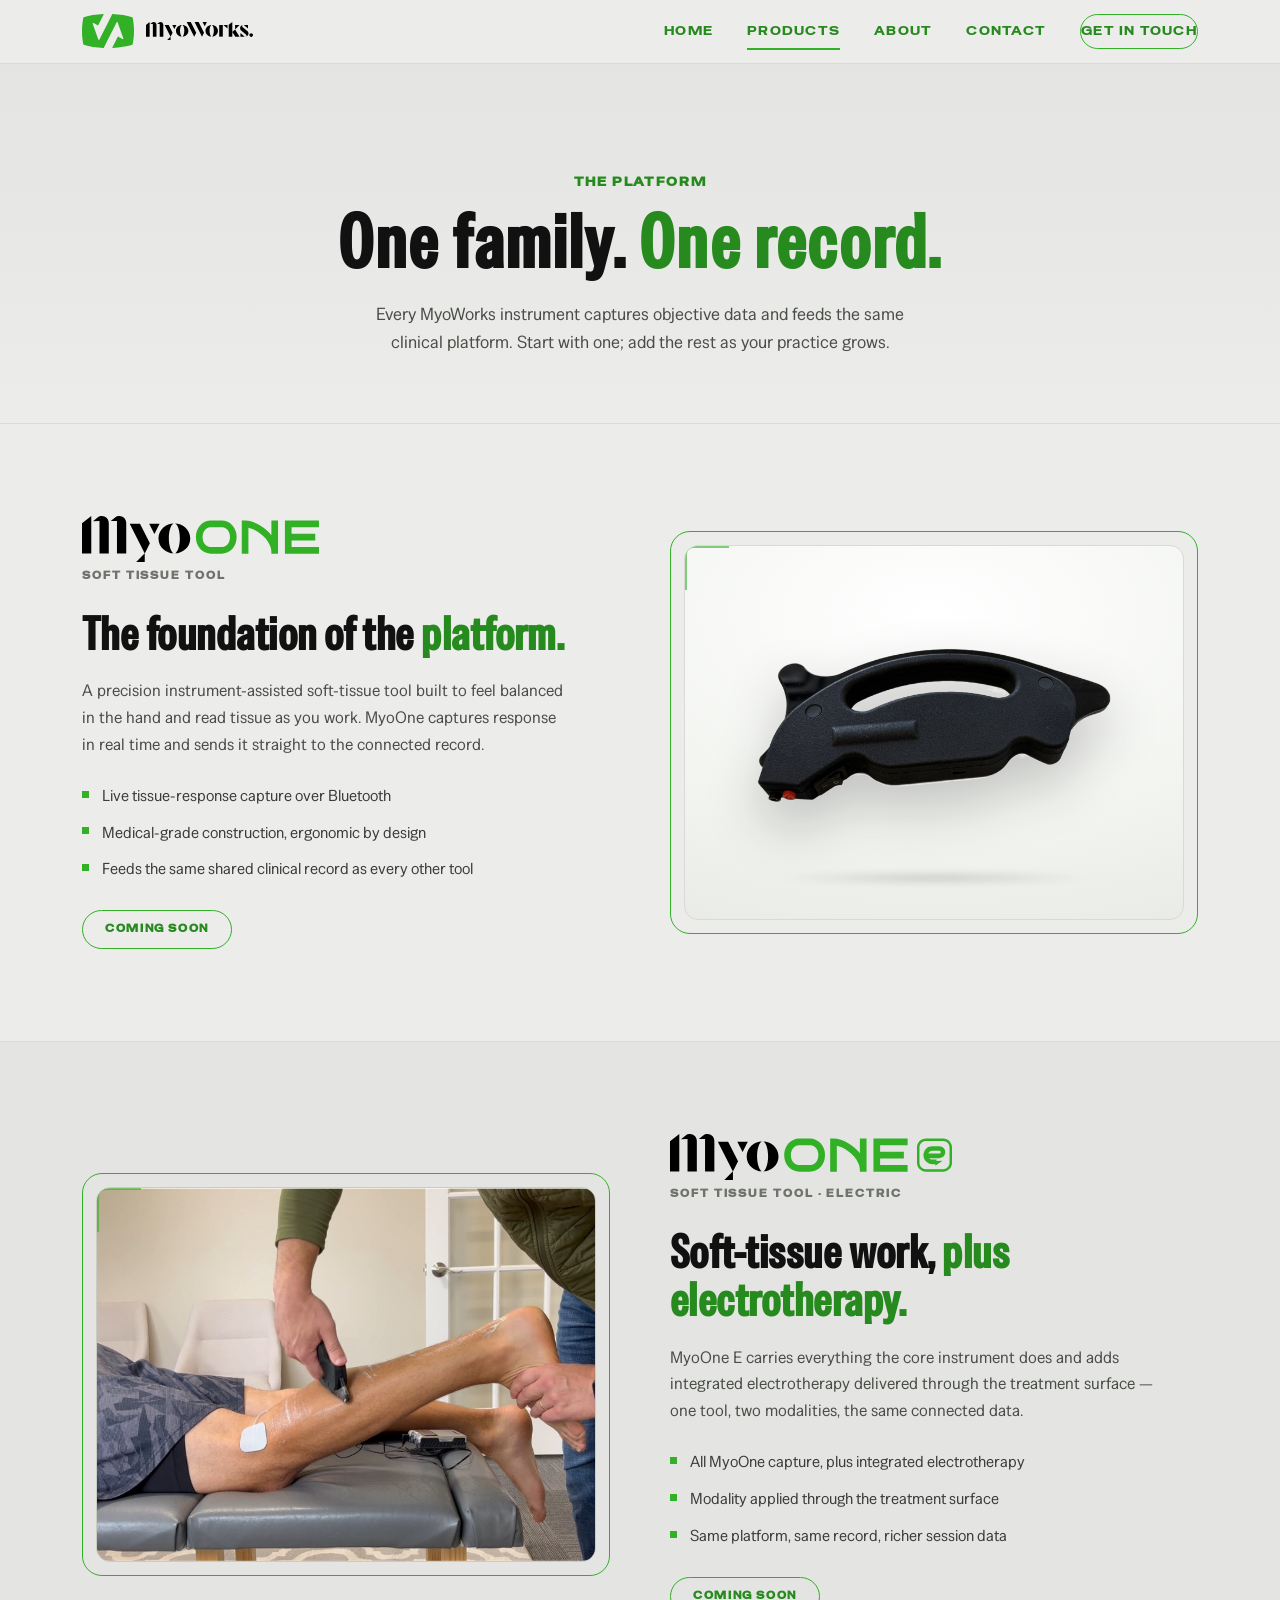
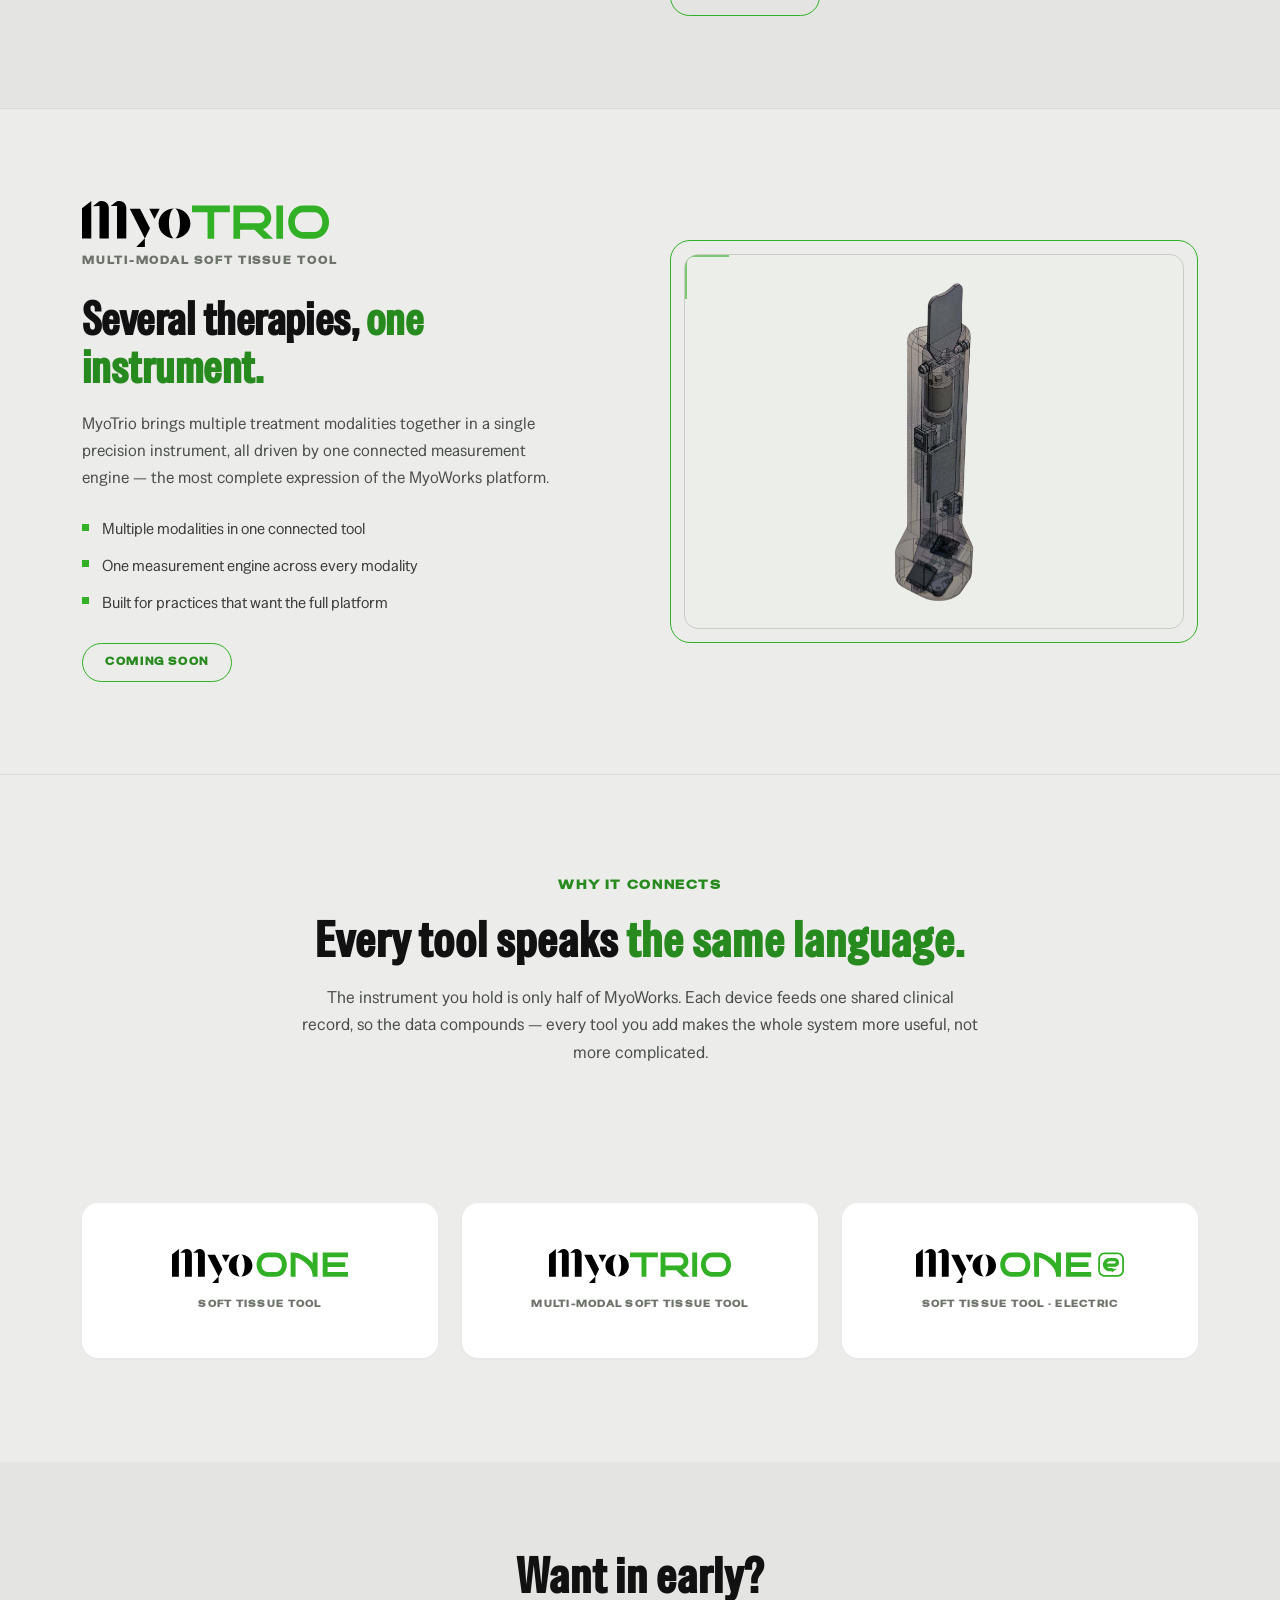
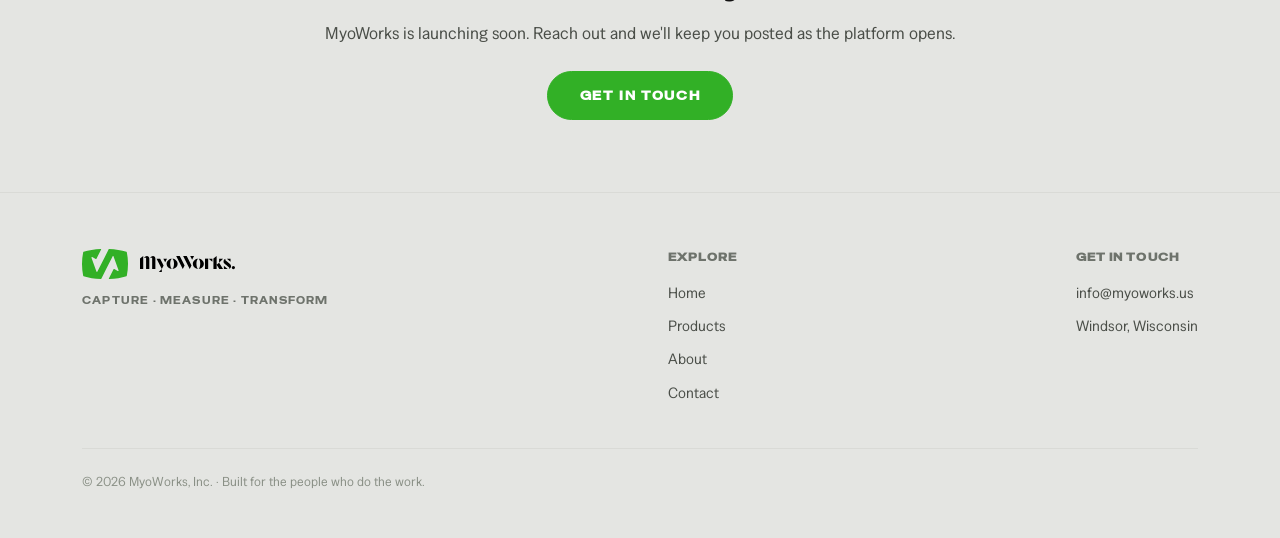
<file: products.html>
<!DOCTYPE html>
<html lang="en">
<head>
<meta charset="UTF-8">
<meta name="viewport" content="width=device-width, initial-scale=1.0">
<title>Products — MyoWorks</title>
<meta name="description" content="The MyoWorks product family: MyoOne, MyoOne E, and MyoTrio — connected soft-tissue instruments that share one clinical platform.">
<link rel="icon" href="assets/logomark.svg">
<link rel="preconnect" href="https://fonts.googleapis.com">
<link rel="preconnect" href="https://fonts.gstatic.com" crossorigin>
<link href="https://fonts.googleapis.com/css2?family=Special+Gothic+Expanded+One&family=Special+Gothic+Condensed+One&family=Special+Gothic&family=Bruno+Ace&display=swap" rel="stylesheet">
<link rel="stylesheet" href="styles.css">
<style>
.prod{padding:96px 0;border-bottom:1px solid var(--border)}
.prod:nth-child(even){background:var(--paper-2)}
.prod-grid{display:grid;grid-template-columns:1fr 1fr;gap:60px;align-items:center}
.prod.flip .prod-grid{direction:rtl}
.prod.flip .prod-grid>*{direction:ltr}
.prod{padding:92px 0}
.prod-logo{height:46px;width:auto;margin-bottom:6px}
.prod-role{font-family:'Special Gothic Expanded One',sans-serif;font-weight:600;font-size:.6rem;letter-spacing:.2em;text-transform:uppercase;color:var(--muted);margin-bottom:26px}
.prod-copy h2{font-family:'Special Gothic Condensed One',sans-serif;font-weight:700;font-size:clamp(1.9rem,4.4vw,2.9rem);line-height:1.04;letter-spacing:.01em;margin-bottom:20px}
.prod-copy h2 em{font-style:normal;color:var(--green-dark)}
.prod-copy p{color:var(--dim);font-size:1.02rem;margin-bottom:24px;max-width:30em}
.prod-copy ul{list-style:none;display:flex;flex-direction:column;gap:11px}
.prod-copy li{display:flex;gap:13px;align-items:flex-start;color:var(--ink-soft);font-size:.98rem}
/* square green bullet (per mockup) */
.prod-copy li::before{content:"";flex:0 0 auto;width:7px;height:7px;background:var(--green);margin-top:.5em}
/* COMING SOON outline pill */
.prod-tag{display:inline-block;margin-top:28px;font-family:'Special Gothic Expanded One',sans-serif;font-weight:600;font-size:.64rem;letter-spacing:.16em;text-transform:uppercase;color:var(--green-dark);border:1.5px solid var(--green);border-radius:100px;padding:10px 22px;transition:.2s}
.prod-tag:hover{background:var(--green);color:#fff}

.eco{padding:96px 0}
.eco-inner{display:grid;grid-template-columns:1.1fr 1fr;gap:60px;align-items:center}
.eco-copy h2{font-family:'Special Gothic Condensed One',sans-serif;font-weight:700;font-size:clamp(1.8rem,4.4vw,2.8rem);letter-spacing:.02em;line-height:1.06}
.eco-copy h2 em{font-style:normal;color:var(--green-dark)}
.eco-copy p{color:var(--dim);margin-top:18px;font-size:1.05rem}
.eco-diagram{background:var(--panel);border:1px solid var(--border-2);border-radius:12px;padding:40px;display:flex;flex-direction:column;align-items:center;gap:0}
.eco-node{font-family:'Special Gothic Condensed One',sans-serif;font-weight:700;font-size:1.15rem;letter-spacing:.03em;padding:14px 22px;border:1.5px solid var(--border-2);border-radius:6px;background:var(--paper);width:100%;text-align:center}
.eco-node.hub{border-color:var(--green);color:var(--green-dark);background:var(--green-tint)}
.eco-line{width:2px;height:26px;background:var(--border-2)}
.eco-row{display:flex;gap:12px;width:100%}
.eco-row .eco-node{flex:1;font-size:.92rem;padding:12px 8px}
/* bottom product cards (per mockup) */
.famrow{padding:40px 0 104px}
.famrow-grid{display:grid;grid-template-columns:repeat(3,1fr);gap:24px}
.famcard{background:var(--card);border-radius:16px;padding:46px 30px;display:flex;flex-direction:column;align-items:center;gap:14px;transition:.3s;box-shadow:0 1px 3px rgba(17,17,17,.04)}
.famcard:hover{transform:translateY(-5px);box-shadow:0 20px 44px -26px rgba(17,17,17,.3)}
.famcard img{height:34px;width:auto}
.famcard .desc{font-family:'Special Gothic Expanded One',sans-serif;font-weight:600;font-size:.56rem;letter-spacing:.14em;text-transform:uppercase;color:var(--muted)}
@media (max-width:820px){
  .prod-grid,.eco-inner{grid-template-columns:1fr;gap:32px}
  .prod.flip .prod-grid{direction:ltr}
  .famrow-grid{grid-template-columns:1fr;gap:16px}
}
</style>
</head>
<body>

<!-- NAV -->
<nav class="nav">
  <div class="nav-inner">
    <a class="brand" href="index.html">
      <img class="coin" src="assets/logomark.svg" alt="MyoWorks emblem">
      <img class="wm" src="assets/wordmark.svg" alt="MyoWorks">
    </a>
    <button class="nav-toggle" aria-label="Menu"><svg width="26" height="26" viewBox="0 0 24 24" fill="none" stroke="currentColor" stroke-width="2" stroke-linecap="round"><line x1="3" y1="7" x2="21" y2="7"/><line x1="3" y1="12" x2="21" y2="12"/><line x1="3" y1="17" x2="21" y2="17"/></svg></button>
    <div class="nav-links">
      <a href="index.html">Home</a>
      <a href="products.html" class="active">Products</a>
      <a href="about.html">About</a>
      <a href="contact.html">Contact</a>
      <a href="contact.html" class="nav-cta">Get in touch</a>
    </div>
  </div>
</nav>

<!-- PAGE HERO -->
<header class="phero">
  <div class="wrap">
    <span class="eyebrow">The Platform</span>
    <h1>One family. <em>One record.</em></h1>
    <p>Every MyoWorks instrument captures objective data and feeds the same clinical platform. Start with one; add the rest as your practice grows.</p>
  </div>
</header>

<!-- MYOONE -->
<section class="prod" id="myoone">
  <div class="wrap">
    <div class="prod-grid">
      <div class="prod-copy reveal">
        <img class="prod-logo" src="assets/product-one.svg" alt="MyoOne">
        <div class="prod-role">Soft Tissue Tool</div>
        <h2>The foundation of the <em>platform.</em></h2>
        <p>A precision instrument-assisted soft-tissue tool built to feel balanced in the hand and read tissue as you work. MyoOne captures response in real time and sends it straight to the connected record.</p>
        <ul>
          <li>Live tissue-response capture over Bluetooth</li>
          <li>Medical-grade construction, ergonomic by design</li>
          <li>Feeds the same shared clinical record as every other tool</li>
        </ul>
        <span class="prod-tag">Coming Soon</span>
      </div>
      <!-- MyoOne finished product -->
      <div class="framed reveal">
        <div class="img-slot product">
          <img src="assets/photo_myoone_tool.png" alt="The finished MyoOne instrument">
        </div>
      </div>
    </div>
  </div>
</section>

<!-- MYOONE E -->
<section class="prod flip" id="myoone-e">
  <div class="wrap">
    <div class="prod-grid">
      <div class="prod-copy reveal">
        <img class="prod-logo" src="assets/product-one-e.svg" alt="MyoOne E">
        <div class="prod-role">Soft Tissue Tool · Electric</div>
        <h2>Soft-tissue work, <em>plus electrotherapy.</em></h2>
        <p>MyoOne E carries everything the core instrument does and adds integrated electrotherapy delivered through the treatment surface — one tool, two modalities, the same connected data.</p>
        <ul>
          <li>All MyoOne capture, plus integrated electrotherapy</li>
          <li>Modality applied through the treatment surface</li>
          <li>Same platform, same record, richer session data</li>
        </ul>
        <span class="prod-tag">Coming Soon</span>
      </div>
      <div class="framed reveal">
        <div class="img-slot">
          <img src="assets/photo_clinic.jpg" alt="Clinician treating a patient's lower leg with electrotherapy pads in place">
        </div>
      </div>
    </div>
  </div>
</section>

<!-- MYOTRIO -->
<section class="prod" id="myotrio">
  <div class="wrap">
    <div class="prod-grid">
      <div class="prod-copy reveal">
        <img class="prod-logo" src="assets/product-trio.svg" alt="MyoTrio">
        <div class="prod-role">Multi-Modal Soft Tissue Tool</div>
        <h2>Several therapies, <em>one instrument.</em></h2>
        <p>MyoTrio brings multiple treatment modalities together in a single precision instrument, all driven by one connected measurement engine — the most complete expression of the MyoWorks platform.</p>
        <ul>
          <li>Multiple modalities in one connected tool</li>
          <li>One measurement engine across every modality</li>
          <li>Built for practices that want the full platform</li>
        </ul>
        <span class="prod-tag">Coming Soon</span>
      </div>
      <div class="framed reveal">
        <div class="img-slot" style="background:#ECEEE9">
          <img src="assets/photo_cad.jpg" alt="Engineering render of the MyoWorks instrument internals" style="object-fit:contain;padding:20px">
        </div>
      </div>
    </div>
  </div>
</section>

<!-- WHY IT CONNECTS -->
<section class="eco">
  <div class="wrap">
    <div class="section-head reveal" style="margin-bottom:0">
      <span class="eyebrow">Why It Connects</span>
      <h2>Every tool speaks <em>the same language.</em></h2>
      <p>The instrument you hold is only half of MyoWorks. Each device feeds one shared clinical record, so the data compounds — every tool you add makes the whole system more useful, not more complicated.</p>
    </div>
  </div>
</section>

<!-- PRODUCT FAMILY CARDS (per mockup) -->
<section class="famrow">
  <div class="wrap">
    <div class="famrow-grid">
      <a href="#myoone" class="famcard reveal">
        <img src="assets/product-one.svg" alt="MyoOne">
        <span class="desc">Soft Tissue Tool</span>
      </a>
      <a href="#myotrio" class="famcard reveal">
        <img src="assets/product-trio.svg" alt="MyoTrio">
        <span class="desc">Multi-Modal Soft Tissue Tool</span>
      </a>
      <a href="#myoone-e" class="famcard reveal">
        <img src="assets/product-one-e.svg" alt="MyoOne E">
        <span class="desc">Soft Tissue Tool · Electric</span>
      </a>
    </div>
  </div>
</section>

<!-- CTA -->
<section class="block alt tight" style="text-align:center">
  <div class="wrap">
    <div class="section-head reveal" style="margin-bottom:24px">
      <h2>Want in early?</h2>
      <p>MyoWorks is launching soon. Reach out and we'll keep you posted as the platform opens.</p>
    </div>
    <a href="contact.html" class="btn btn-primary reveal">Get in touch</a>
  </div>
</section>

<!-- FOOTER -->
<footer>
  <div class="wrap">
    <div class="foot-grid">
      <div class="foot-col">
        <div class="foot-brand">
          <img class="coin" src="assets/logomark.svg" alt="">
          <img class="wm" src="assets/wordmark.svg" alt="MyoWorks">
        </div>
        <div class="foot-tag">Capture · Measure · Transform</div>
      </div>
      <div class="foot-col">
        <h4>Explore</h4>
        <a href="index.html">Home</a>
        <a href="products.html">Products</a>
        <a href="about.html">About</a>
        <a href="contact.html">Contact</a>
      </div>
      <div class="foot-col">
        <h4>Get in touch</h4>
        <a href="mailto:info@myoworks.us">info@myoworks.us</a>
        <p>Windsor, Wisconsin</p>
      </div>
    </div>
    <div class="foot-meta">© 2026 MyoWorks, Inc. · Built for the people who do the work.</div>
  </div>
</footer>

<script src="script.js"></script>
</body>
</html>
</file>
<file: styles.css>
/* ============================================================
   MyoWorks — shared styles (LIGHT theme)
   Brand green #32B026 · ink #111111 · paper #FFFFFF
   ============================================================ */
:root{
  --paper:#ECECEA;          /* warm light-grey page bg (per mockup) */
  --paper-2:#E4E5E2;        /* slightly darker band */
  --card:#FFFFFF;           /* white cards sit on the grey */
  --panel:#F1F3EF;
  --ink:#111111;
  --ink-soft:#3A3D39;
  --muted:#6E736C;
  --dim:#4A4E48;
  --green:#32B026;
  --green-dark:#278A1E;
  --green-tint:#E7F3E4;
  --border:#D9DAD6;
  --border-2:#C9CBC5;
  --wide:0.40em;
  --maxw:1180px;
}
*{margin:0;padding:0;box-sizing:border-box}
html{scroll-behavior:smooth}
body{
  background:var(--paper);color:var(--ink);
  font-family:'Special Gothic',sans-serif;font-weight:400;line-height:1.65;
  -webkit-font-smoothing:antialiased;overflow-x:hidden;
}
::selection{background:var(--green);color:#fff}
a{color:inherit;text-decoration:none}
img,svg{display:block}

.wrap{position:relative;z-index:1;max-width:var(--maxw);margin:0 auto;padding:0 32px}

/* ---------- labels / eyebrows ---------- */
.eyebrow{
  font-family:'Special Gothic Expanded One',sans-serif;font-weight:600;font-size:.72rem;
  letter-spacing:.14em;text-transform:uppercase;color:var(--green-dark);
}

/* ---------- top nav ---------- */
.nav{
  position:sticky;top:0;z-index:50;
  background:rgba(236,236,234,.88);backdrop-filter:blur(12px);
  border-bottom:1px solid var(--border);
}
.nav-inner{
  max-width:var(--maxw);margin:0 auto;padding:14px 32px;
  display:flex;align-items:center;justify-content:space-between;gap:24px;
}
.brand{display:flex;align-items:center;gap:12px}
.brand .coin{height:34px;width:auto;flex:0 0 auto}
.brand .wm{height:18px;width:auto}
.nav-links{display:flex;align-items:center;gap:34px}
.nav-links a{
  font-family:'Special Gothic Expanded One',sans-serif;font-weight:500;font-size:.78rem;
  letter-spacing:.1em;text-transform:uppercase;color:var(--green-dark);
  padding:6px 0;position:relative;transition:color .2s;
}
.nav-links a:hover{color:var(--green)}
.nav-links a.active{color:var(--green-dark)}
.nav-links a.active::after{
  content:"";position:absolute;left:0;right:0;bottom:-2px;height:2px;background:var(--green);
}
/* green-outline pill (per mockup) */
.nav-links .nav-cta{color:var(--green-dark)}
.nav-links .nav-cta:hover{color:#fff}
.nav-cta{
  font-family:'Special Gothic Expanded One',sans-serif;font-weight:600;font-size:.74rem;letter-spacing:.12em;
  text-transform:uppercase;color:var(--green-dark);background:transparent;
  border:1.5px solid var(--green);
  padding:9px 22px;border-radius:100px;transition:.22s ease;
}
.nav-cta:hover{background:var(--green);color:#fff;transform:translateY(-1px)}
.nav-toggle{display:none;background:none;border:0;color:var(--ink);cursor:pointer}

/* ---------- buttons (green-outline pills, per mockup) ---------- */
.btn{
  display:inline-block;font-family:'Special Gothic Expanded One',sans-serif;font-weight:600;font-size:.72rem;
  letter-spacing:.14em;text-transform:uppercase;padding:14px 32px;border-radius:100px;
  cursor:pointer;transition:.25s ease;border:1.5px solid var(--green);
}
.btn-primary{background:var(--green);color:#fff}
.btn-primary:hover{background:var(--green-dark);border-color:var(--green-dark);transform:translateY(-2px)}
.btn-ghost{background:transparent;color:var(--green-dark)}
.btn-ghost:hover{background:var(--green);color:#fff;transform:translateY(-2px)}
/* outline pill used for COMING SOON / tags */
.btn-pill{background:transparent;color:var(--green-dark);border:1.5px solid var(--green)}
.btn-pill:hover{background:var(--green);color:#fff}
/* accessible focus */
a:focus-visible,button:focus-visible,input:focus-visible,textarea:focus-visible,select:focus-visible{
  outline:2px solid var(--green);outline-offset:3px;border-radius:3px;
}

/* ---------- generic section ---------- */
.block{padding:104px 0;position:relative}
.block.tight{padding:72px 0}
.block.alt{background:var(--paper-2)}
.section-head{max-width:680px;margin:0 auto 60px;text-align:center}
.section-head h2{
  font-family:'Special Gothic Condensed One',sans-serif;font-weight:700;color:var(--ink);
  font-size:clamp(2rem,5vw,3.1rem);line-height:1.05;letter-spacing:.02em;margin-top:16px;
}
.section-head h2 em{font-style:normal;color:var(--green-dark)}
.section-head p{margin-top:18px;color:var(--dim);font-size:1.05rem}

/* ---------- interior page hero ---------- */
.phero{padding:104px 0 66px;text-align:center;border-bottom:1px solid var(--border);
  background:linear-gradient(180deg,var(--paper-2),var(--paper))}
.phero h1{
  font-family:'Special Gothic Condensed One',sans-serif;font-weight:800;color:var(--ink);
  font-size:clamp(2.6rem,7vw,4.6rem);line-height:.95;letter-spacing:.03em;margin-top:14px;
}
.phero h1 em{font-style:normal;color:var(--green-dark)}
.phero p{max-width:560px;margin:22px auto 0;color:var(--dim);font-size:1.08rem}

/* ---------- image slots ---------- */
.img-slot{
  position:relative;width:100%;aspect-ratio:4/3;border-radius:16px;overflow:hidden;
  background:linear-gradient(135deg,var(--panel),var(--paper-2));border:1px solid var(--border-2);
}
.img-slot img{width:100%;height:100%;object-fit:cover}

/* green-outline frame treatment (per mockup): thin green rule offset around the photo */
.framed{position:relative;padding:14px}
.framed::before{
  content:"";position:absolute;inset:0;border:1.5px solid var(--green);border-radius:20px;pointer-events:none;
}
.framed .img-slot,.framed .band-slot{border-radius:14px}

/* premium product-shot variant: studio backdrop + soft floor shadow */
.img-slot.product{
  background:
    radial-gradient(120% 90% at 50% 18%, #FFFFFF 0%, #F3F5F1 60%, #E9ECE6 100%);
  border-color:var(--border);
}
.img-slot.product img{
  object-fit:contain;
  padding:12% 14% 15%;
  filter:drop-shadow(0 24px 26px rgba(17,17,17,.22));
}
/* subtle reflective floor under the object */
.img-slot.product::after{
  content:"";position:absolute;left:18%;right:18%;bottom:9%;height:4%;
  background:radial-gradient(ellipse at center, rgba(17,17,17,.16), transparent 72%);
  filter:blur(3px);z-index:1;pointer-events:none;
}
.img-slot.product img{position:relative;z-index:2}
.img-slot .ph,.band-slot .ph{
  position:absolute;inset:0;display:flex;flex-direction:column;align-items:center;justify-content:center;
  gap:12px;color:var(--muted);text-align:center;padding:24px;
}
.img-slot .ph svg,.band-slot .ph svg{color:#B7BDB3}
.img-slot .ph span,.band-slot .ph span{
  font-family:'Special Gothic Expanded One',sans-serif;font-size:.66rem;letter-spacing:.1em;text-transform:uppercase}
.img-slot .ph small,.band-slot .ph small{font-size:.72rem;color:#A2A89E;text-transform:none;letter-spacing:.02em;max-width:220px}
.img-slot::before{content:"";position:absolute;top:0;left:0;width:42px;height:42px;
  border-top:2px solid var(--green);border-left:2px solid var(--green);border-radius:8px 0 0 0;opacity:.6;z-index:2}
.band-slot{
  position:relative;width:100%;aspect-ratio:21/9;border-radius:12px;overflow:hidden;
  background:linear-gradient(135deg,var(--panel),var(--paper-2));border:1px solid var(--border-2);
  box-shadow:0 24px 60px -40px rgba(17,17,17,.55);
}
.band-slot img{width:100%;height:100%;object-fit:cover}

/* ---------- footer ---------- */
footer{border-top:1px solid var(--border);padding:56px 0 46px;background:var(--paper-2)}
.foot-grid{display:flex;justify-content:space-between;gap:40px;flex-wrap:wrap;align-items:flex-start}
.foot-brand{display:flex;align-items:center;gap:12px;margin-bottom:14px}
.foot-brand .coin{height:30px;width:auto}
.foot-brand .wm{height:16px}
.foot-col h4{font-family:'Special Gothic Expanded One',sans-serif;font-size:.66rem;letter-spacing:.1em;text-transform:uppercase;color:var(--muted);margin-bottom:14px}
.foot-col a,.foot-col p{display:block;color:var(--dim);font-size:.92rem;margin-bottom:9px;transition:color .2s}
.foot-col a:hover{color:var(--green-dark)}
.foot-tag{font-family:'Special Gothic Expanded One',sans-serif;font-size:.62rem;letter-spacing:.12em;text-transform:uppercase;color:var(--muted);margin-top:8px}
.foot-meta{margin-top:34px;padding-top:22px;border-top:1px solid var(--border);color:#8A9086;font-size:.8rem}

/* ---------- reveal ---------- */
.reveal{opacity:0;transform:translateY(22px);transition:opacity .65s cubic-bezier(.22,.61,.36,1),transform .65s cubic-bezier(.22,.61,.36,1)}
.reveal.in{opacity:1;transform:none}

/* ---------- responsive ---------- */
@media (max-width:820px){
  .nav-links{
    position:fixed;inset:62px 0 auto 0;flex-direction:column;gap:0;
    background:var(--paper);border-bottom:1px solid var(--border);
    padding:12px 0;transform:translateY(-140%);transition:transform .3s;
  }
  .nav-links.open{transform:translateY(0)}
  .nav-links a{padding:16px 32px;width:100%;letter-spacing:.18em}
  .nav-links a.active::after{display:none}
  .nav-links .nav-cta{margin:12px 32px;text-align:center}
  .nav-toggle{display:block}
  .wrap{padding:0 24px}
  .block{padding:76px 0}
  .foot-grid{flex-direction:column;gap:28px}
}
@media (prefers-reduced-motion:reduce){
  *{animation-duration:.001s!important;animation-delay:0s!important;transition:none!important}
  .reveal{opacity:1;transform:none}
}
</file>
